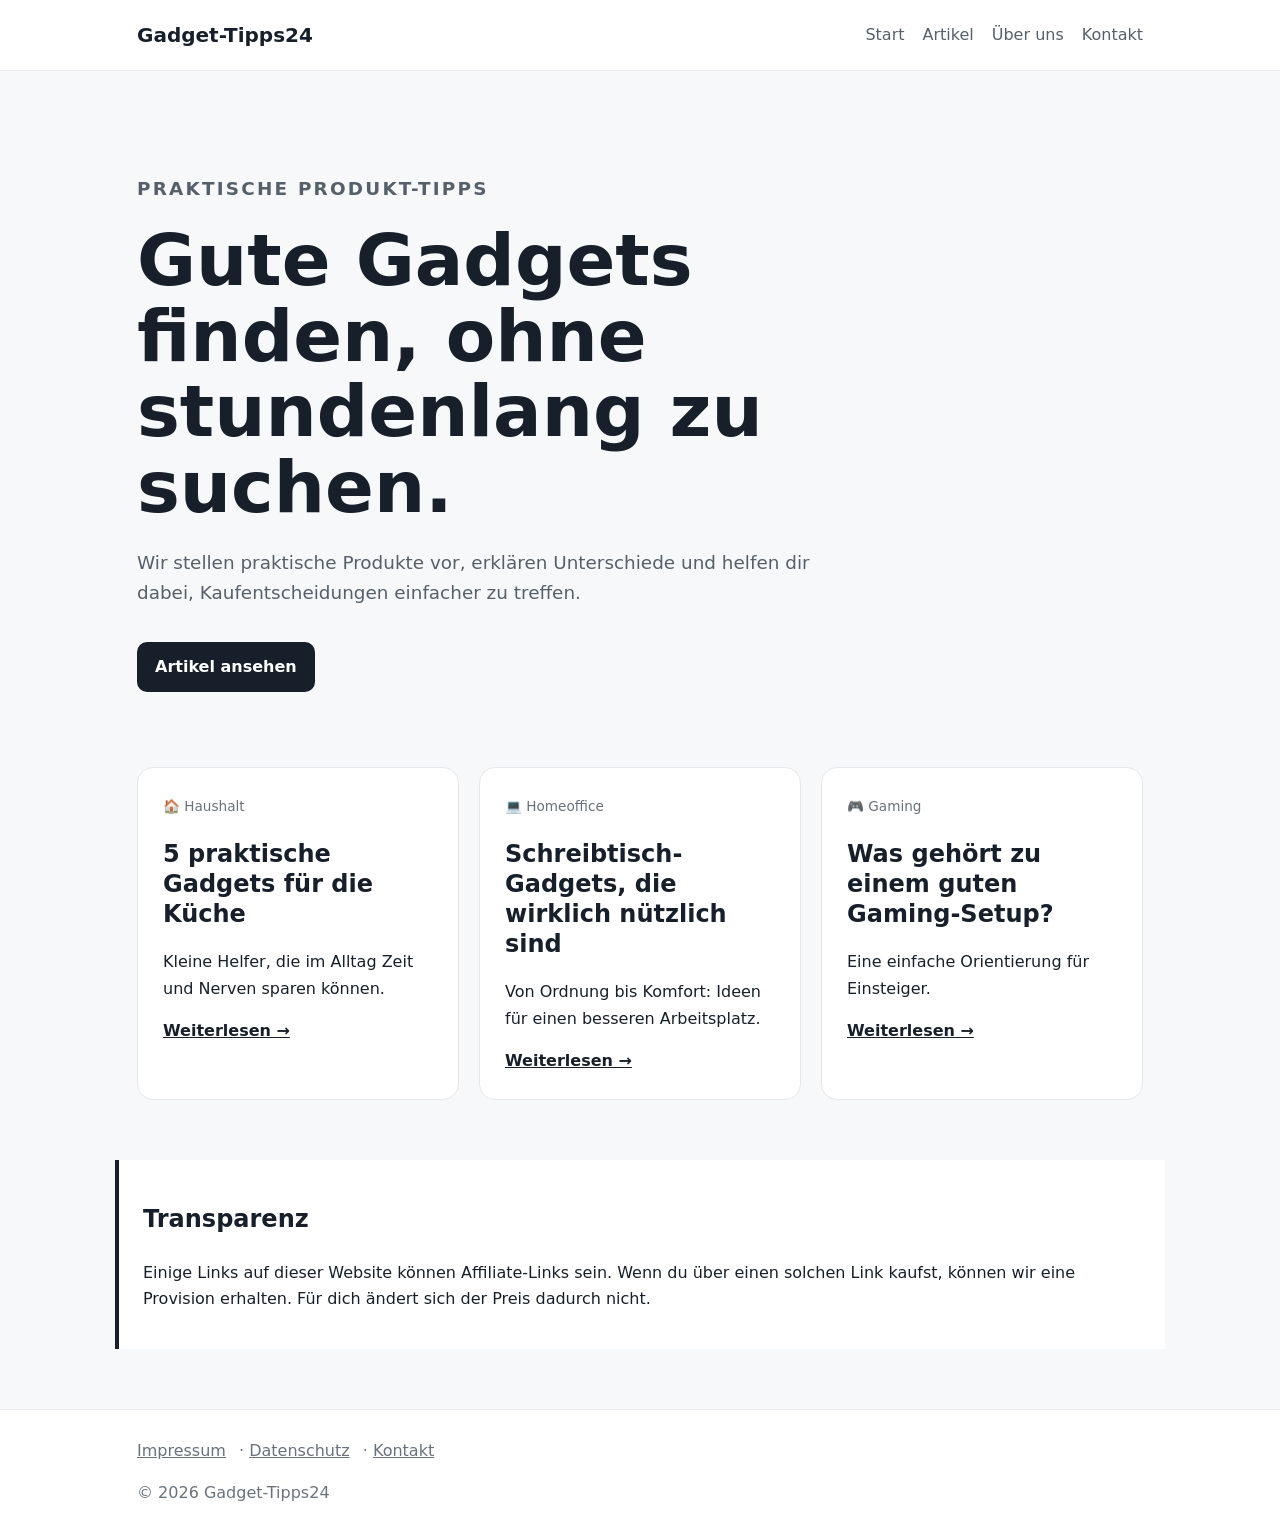
<file: index.html>
<!doctype html>
<html lang="de">
<head>
<meta charset="utf-8"><meta name="viewport" content="width=device-width,initial-scale=1">
<title>Gadget-Tipps24 – Praktische Produkte für deinen Alltag</title>
<meta name="description" content="Praktische Gadget-, Technik- und Alltags-Tipps mit verständlichen Produktvorstellungen und Kaufhilfen.">
<link rel="stylesheet" href="style.css">
</head>
<body>
<header><div class="wrap nav"><a class="logo" href="index.html">Gadget-Tipps24</a><nav><a href="index.html">Start</a><a href="artikel.html">Artikel</a><a href="ueber-uns.html">Über uns</a><a href="kontakt.html">Kontakt</a></nav></div></header>
<main>
<section class="hero wrap"><p class="eyebrow">PRAKTISCHE PRODUKT-TIPPS</p><h1>Gute Gadgets finden, ohne stundenlang zu suchen.</h1><p>Wir stellen praktische Produkte vor, erklären Unterschiede und helfen dir dabei, Kaufentscheidungen einfacher zu treffen.</p><a class="button" href="artikel.html">Artikel ansehen</a></section>
<section class="wrap grid">
<article class="card"><span>🏠 Haushalt</span><h2>5 praktische Gadgets für die Küche</h2><p>Kleine Helfer, die im Alltag Zeit und Nerven sparen können.</p><a href="artikel-kueche.html">Weiterlesen →</a></article>
<article class="card"><span>💻 Homeoffice</span><h2>Schreibtisch-Gadgets, die wirklich nützlich sind</h2><p>Von Ordnung bis Komfort: Ideen für einen besseren Arbeitsplatz.</p><a href="artikel-homeoffice.html">Weiterlesen →</a></article>
<article class="card"><span>🎮 Gaming</span><h2>Was gehört zu einem guten Gaming-Setup?</h2><p>Eine einfache Orientierung für Einsteiger.</p><a href="artikel-gaming.html">Weiterlesen →</a></article>
</section>
<section class="wrap note"><h2>Transparenz</h2><p>Einige Links auf dieser Website können Affiliate-Links sein. Wenn du über einen solchen Link kaufst, können wir eine Provision erhalten. Für dich ändert sich der Preis dadurch nicht.</p></section>
</main>
<footer><div class="wrap"><a href="impressum.html">Impressum</a> · <a href="datenschutz.html">Datenschutz</a> · <a href="kontakt.html">Kontakt</a><p>© 2026 Gadget-Tipps24</p></div></footer>
</body></html>
</file>
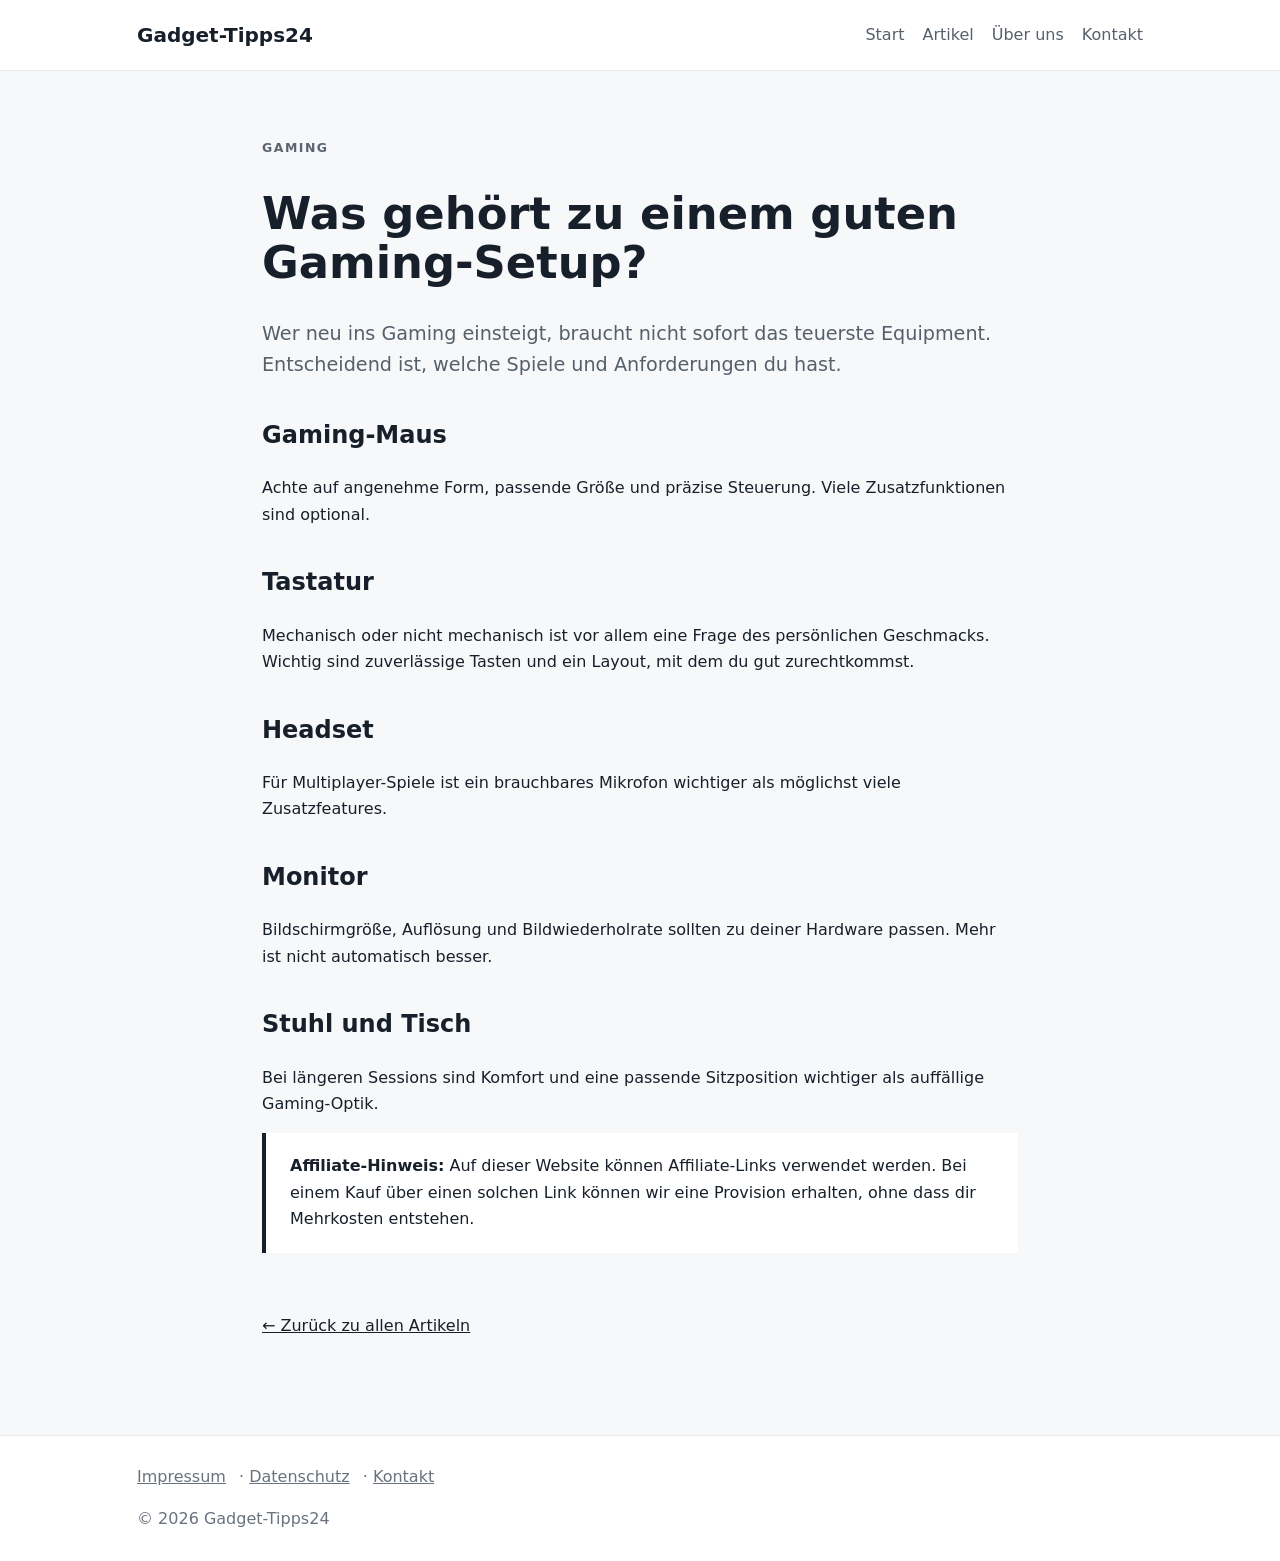
<file: artikel-gaming.html>
<!doctype html><html lang="de"><head><meta charset="utf-8"><meta name="viewport" content="width=device-width,initial-scale=1"><title>Gaming-Setup für Einsteiger – Gadget-Tipps24</title><meta name="description" content="Welche Komponenten gehören zu einem guten Gaming-Setup?"><link rel="stylesheet" href="style.css"></head><body>
<header><div class="wrap nav"><a class="logo" href="index.html">Gadget-Tipps24</a><nav><a href="index.html">Start</a><a href="artikel.html">Artikel</a><a href="ueber-uns.html">Über uns</a><a href="kontakt.html">Kontakt</a></nav></div></header>
<main class="wrap article"><p class="eyebrow">GAMING</p><h1>Was gehört zu einem guten Gaming-Setup?</h1><p class="lead">Wer neu ins Gaming einsteigt, braucht nicht sofort das teuerste Equipment. Entscheidend ist, welche Spiele und Anforderungen du hast.</p>
<h2>Gaming-Maus</h2><p>Achte auf angenehme Form, passende Größe und präzise Steuerung. Viele Zusatzfunktionen sind optional.</p>
<h2>Tastatur</h2><p>Mechanisch oder nicht mechanisch ist vor allem eine Frage des persönlichen Geschmacks. Wichtig sind zuverlässige Tasten und ein Layout, mit dem du gut zurechtkommst.</p>
<h2>Headset</h2><p>Für Multiplayer-Spiele ist ein brauchbares Mikrofon wichtiger als möglichst viele Zusatzfeatures.</p>
<h2>Monitor</h2><p>Bildschirmgröße, Auflösung und Bildwiederholrate sollten zu deiner Hardware passen. Mehr ist nicht automatisch besser.</p>
<h2>Stuhl und Tisch</h2><p>Bei längeren Sessions sind Komfort und eine passende Sitzposition wichtiger als auffällige Gaming-Optik.</p>
<div class="note"><b>Affiliate-Hinweis:</b> Auf dieser Website können Affiliate-Links verwendet werden. Bei einem Kauf über einen solchen Link können wir eine Provision erhalten, ohne dass dir Mehrkosten entstehen.</div>
<p><a href="artikel.html">← Zurück zu allen Artikeln</a></p></main>
<footer><div class="wrap"><a href="impressum.html">Impressum</a> · <a href="datenschutz.html">Datenschutz</a> · <a href="kontakt.html">Kontakt</a><p>© 2026 Gadget-Tipps24</p></div></footer></body></html>
</file>
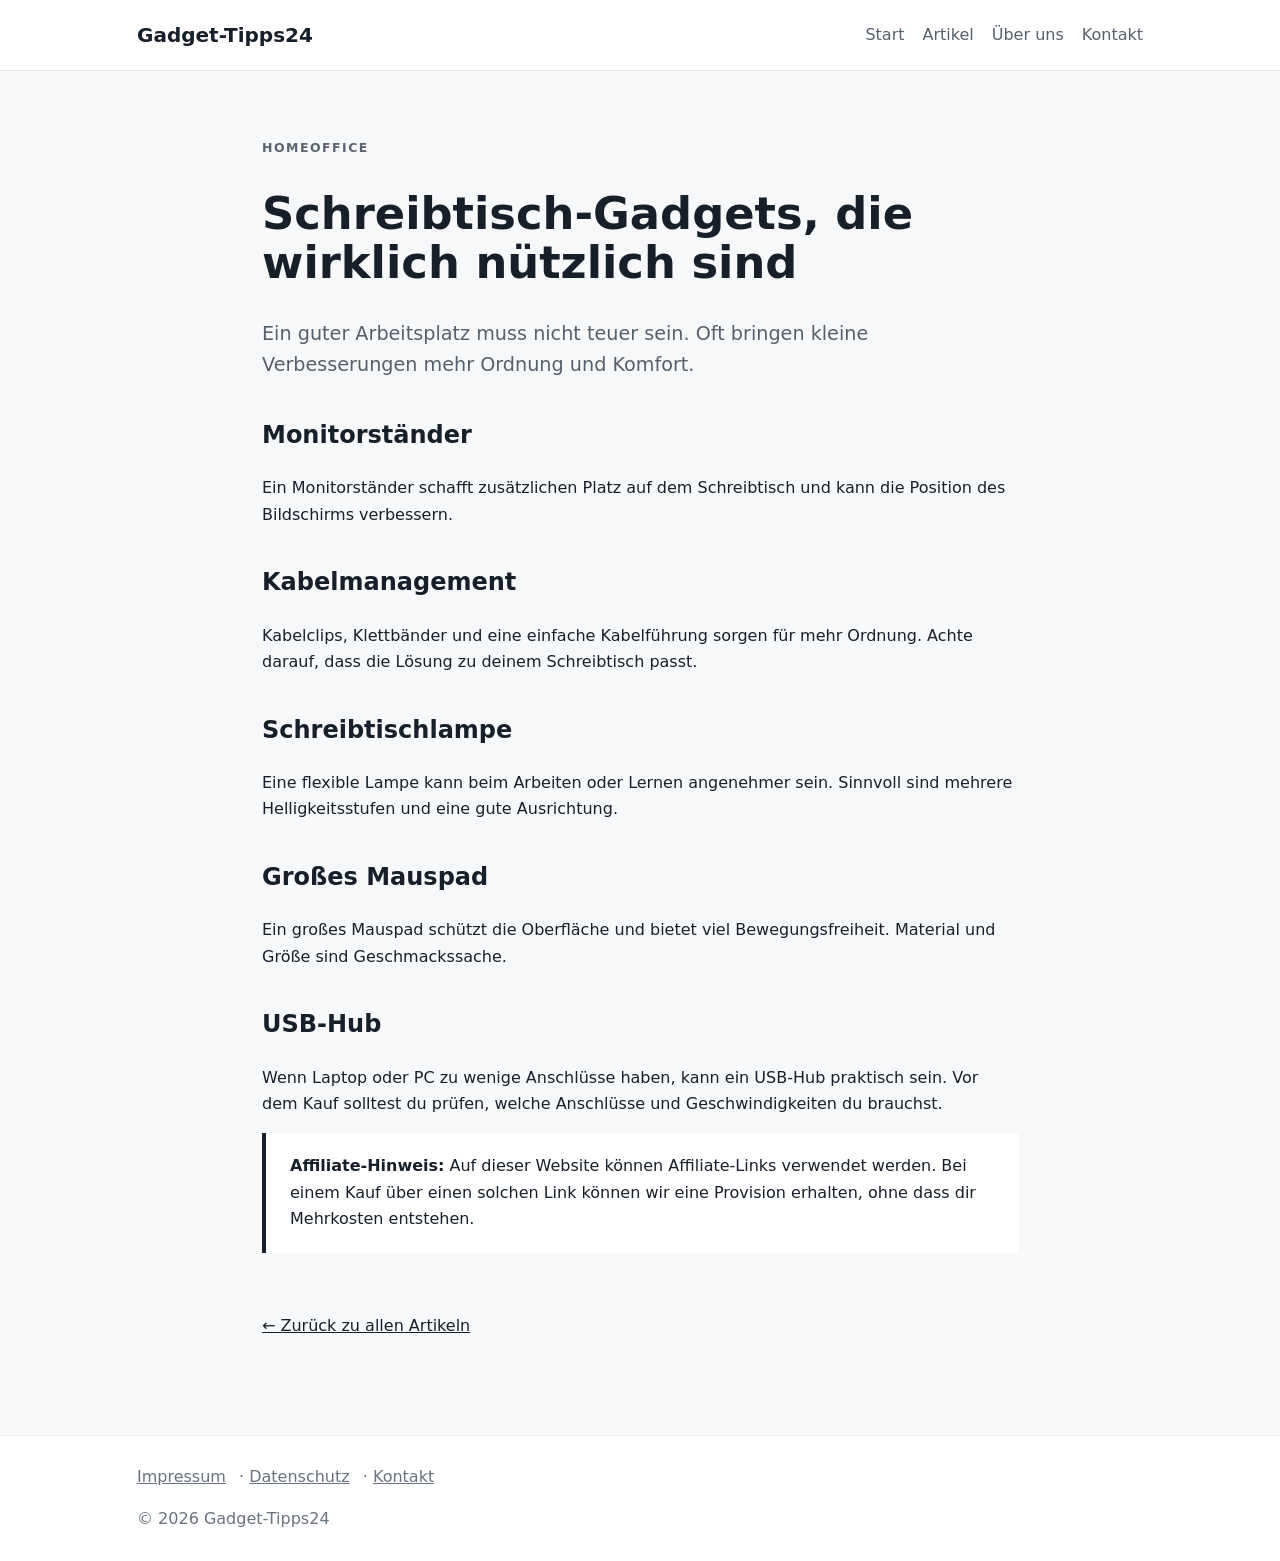
<file: artikel-homeoffice.html>
<!doctype html><html lang="de"><head><meta charset="utf-8"><meta name="viewport" content="width=device-width,initial-scale=1"><title>Schreibtisch-Gadgets – Gadget-Tipps24</title><meta name="description" content="Praktische Schreibtisch-Gadgets für Homeoffice und Lernen."><link rel="stylesheet" href="style.css"></head><body>
<header><div class="wrap nav"><a class="logo" href="index.html">Gadget-Tipps24</a><nav><a href="index.html">Start</a><a href="artikel.html">Artikel</a><a href="ueber-uns.html">Über uns</a><a href="kontakt.html">Kontakt</a></nav></div></header>
<main class="wrap article"><p class="eyebrow">HOMEOFFICE</p><h1>Schreibtisch-Gadgets, die wirklich nützlich sind</h1><p class="lead">Ein guter Arbeitsplatz muss nicht teuer sein. Oft bringen kleine Verbesserungen mehr Ordnung und Komfort.</p>
<h2>Monitorständer</h2><p>Ein Monitorständer schafft zusätzlichen Platz auf dem Schreibtisch und kann die Position des Bildschirms verbessern.</p>
<h2>Kabelmanagement</h2><p>Kabelclips, Klettbänder und eine einfache Kabelführung sorgen für mehr Ordnung. Achte darauf, dass die Lösung zu deinem Schreibtisch passt.</p>
<h2>Schreibtischlampe</h2><p>Eine flexible Lampe kann beim Arbeiten oder Lernen angenehmer sein. Sinnvoll sind mehrere Helligkeitsstufen und eine gute Ausrichtung.</p>
<h2>Großes Mauspad</h2><p>Ein großes Mauspad schützt die Oberfläche und bietet viel Bewegungsfreiheit. Material und Größe sind Geschmackssache.</p>
<h2>USB-Hub</h2><p>Wenn Laptop oder PC zu wenige Anschlüsse haben, kann ein USB-Hub praktisch sein. Vor dem Kauf solltest du prüfen, welche Anschlüsse und Geschwindigkeiten du brauchst.</p>
<div class="note"><b>Affiliate-Hinweis:</b> Auf dieser Website können Affiliate-Links verwendet werden. Bei einem Kauf über einen solchen Link können wir eine Provision erhalten, ohne dass dir Mehrkosten entstehen.</div>
<p><a href="artikel.html">← Zurück zu allen Artikeln</a></p></main>
<footer><div class="wrap"><a href="impressum.html">Impressum</a> · <a href="datenschutz.html">Datenschutz</a> · <a href="kontakt.html">Kontakt</a><p>© 2026 Gadget-Tipps24</p></div></footer></body></html>
</file>
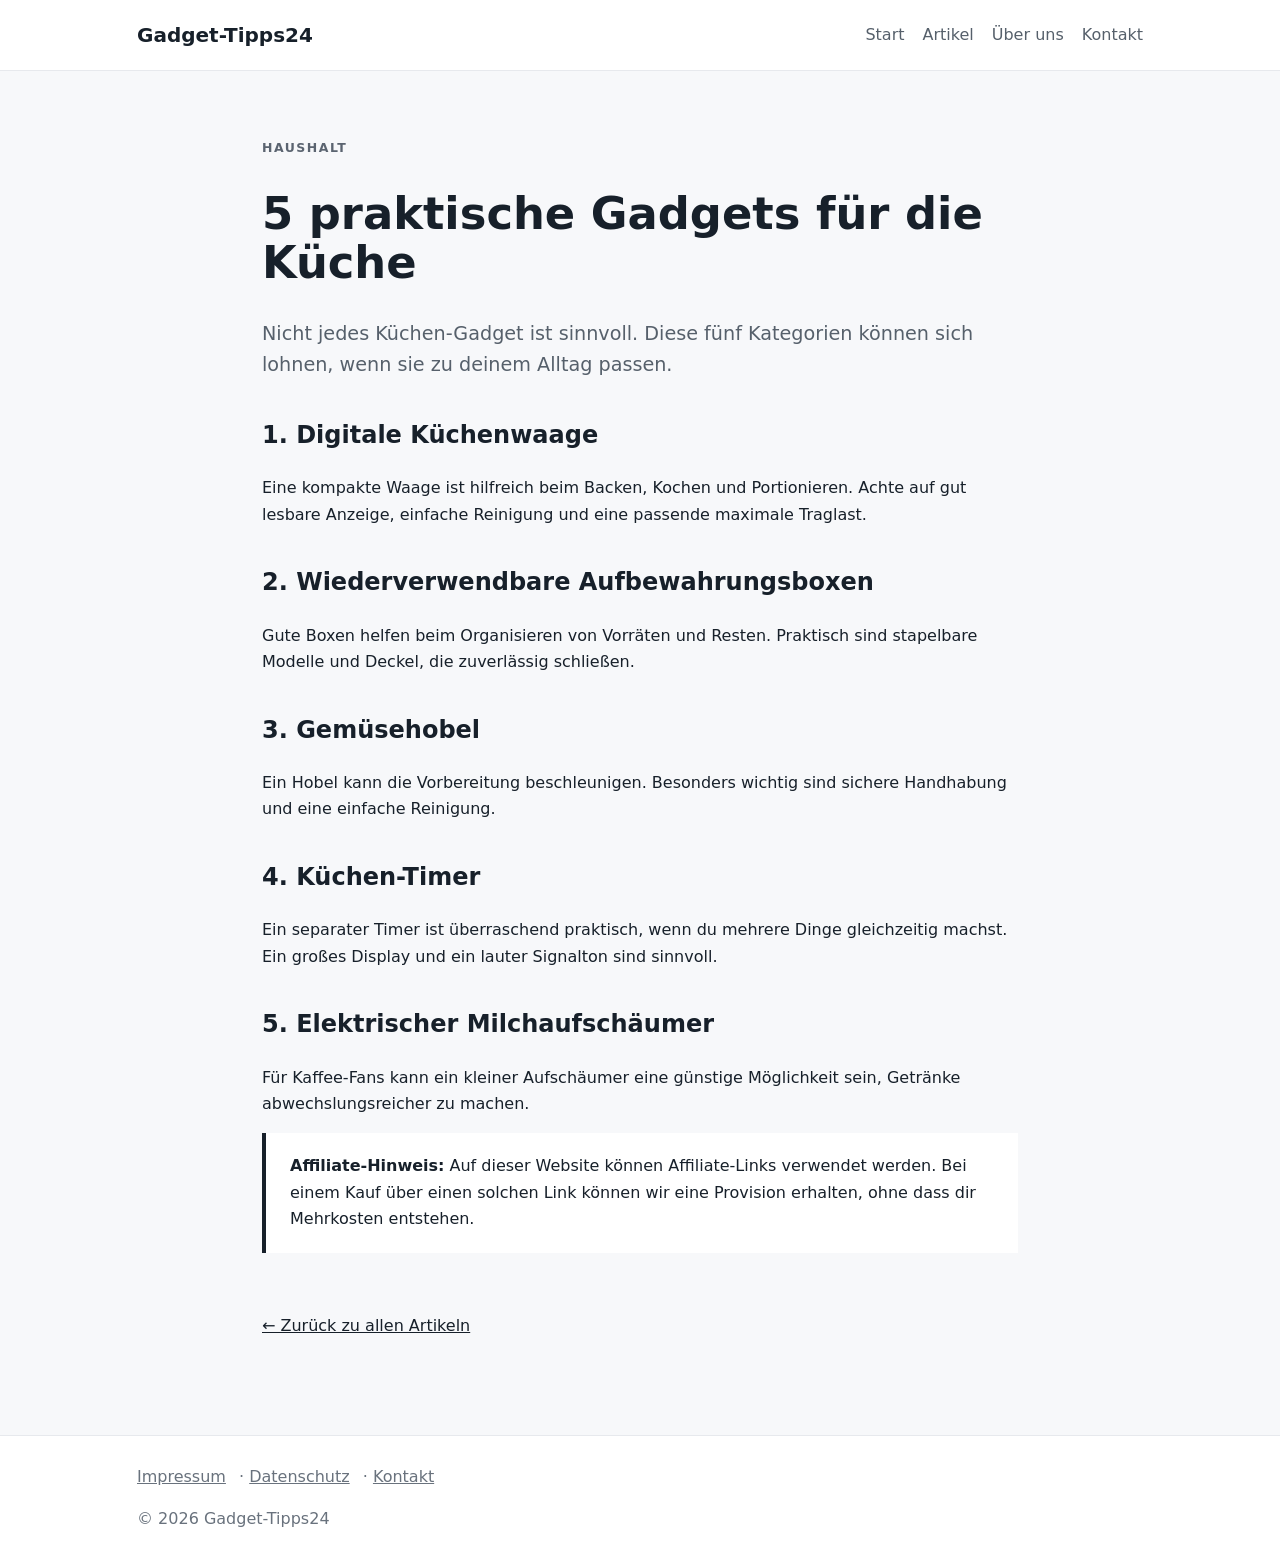
<file: artikel-kueche.html>
<!doctype html><html lang="de"><head><meta charset="utf-8"><meta name="viewport" content="width=device-width,initial-scale=1"><title>5 praktische Gadgets für die Küche – Gadget-Tipps24</title><meta name="description" content="Fünf praktische Küchen-Gadgets und worauf du beim Kauf achten solltest."><link rel="stylesheet" href="style.css"></head><body>
<header><div class="wrap nav"><a class="logo" href="index.html">Gadget-Tipps24</a><nav><a href="index.html">Start</a><a href="artikel.html">Artikel</a><a href="ueber-uns.html">Über uns</a><a href="kontakt.html">Kontakt</a></nav></div></header>
<main class="wrap article"><p class="eyebrow">HAUSHALT</p><h1>5 praktische Gadgets für die Küche</h1><p class="lead">Nicht jedes Küchen-Gadget ist sinnvoll. Diese fünf Kategorien können sich lohnen, wenn sie zu deinem Alltag passen.</p>
<h2>1. Digitale Küchenwaage</h2><p>Eine kompakte Waage ist hilfreich beim Backen, Kochen und Portionieren. Achte auf gut lesbare Anzeige, einfache Reinigung und eine passende maximale Traglast.</p>
<h2>2. Wiederverwendbare Aufbewahrungsboxen</h2><p>Gute Boxen helfen beim Organisieren von Vorräten und Resten. Praktisch sind stapelbare Modelle und Deckel, die zuverlässig schließen.</p>
<h2>3. Gemüsehobel</h2><p>Ein Hobel kann die Vorbereitung beschleunigen. Besonders wichtig sind sichere Handhabung und eine einfache Reinigung.</p>
<h2>4. Küchen-Timer</h2><p>Ein separater Timer ist überraschend praktisch, wenn du mehrere Dinge gleichzeitig machst. Ein großes Display und ein lauter Signalton sind sinnvoll.</p>
<h2>5. Elektrischer Milchaufschäumer</h2><p>Für Kaffee-Fans kann ein kleiner Aufschäumer eine günstige Möglichkeit sein, Getränke abwechslungsreicher zu machen.</p>
<div class="note"><b>Affiliate-Hinweis:</b> Auf dieser Website können Affiliate-Links verwendet werden. Bei einem Kauf über einen solchen Link können wir eine Provision erhalten, ohne dass dir Mehrkosten entstehen.</div>
<p><a href="artikel.html">← Zurück zu allen Artikeln</a></p></main>
<footer><div class="wrap"><a href="impressum.html">Impressum</a> · <a href="datenschutz.html">Datenschutz</a> · <a href="kontakt.html">Kontakt</a><p>© 2026 Gadget-Tipps24</p></div></footer></body></html>
</file>
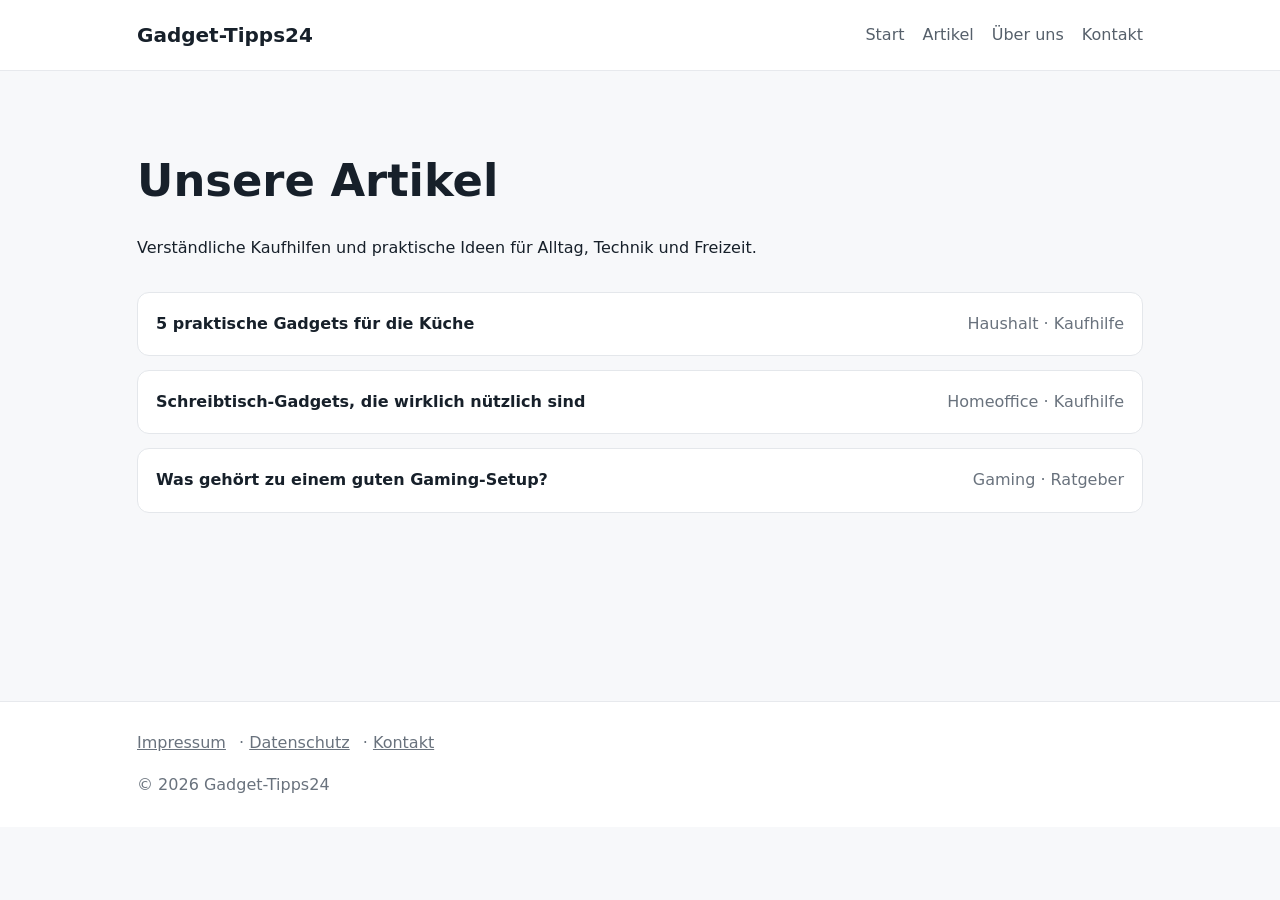
<file: artikel.html>
<!doctype html><html lang="de"><head><meta charset="utf-8"><meta name="viewport" content="width=device-width,initial-scale=1"><title>Artikel – Gadget-Tipps24</title><link rel="stylesheet" href="style.css"></head><body>
<header><div class="wrap nav"><a class="logo" href="index.html">Gadget-Tipps24</a><nav><a href="index.html">Start</a><a href="artikel.html">Artikel</a><a href="ueber-uns.html">Über uns</a><a href="kontakt.html">Kontakt</a></nav></div></header>
<main class="wrap page"><h1>Unsere Artikel</h1><p>Verständliche Kaufhilfen und praktische Ideen für Alltag, Technik und Freizeit.</p>
<div class="list"><a href="artikel-kueche.html"><b>5 praktische Gadgets für die Küche</b><span>Haushalt · Kaufhilfe</span></a><a href="artikel-homeoffice.html"><b>Schreibtisch-Gadgets, die wirklich nützlich sind</b><span>Homeoffice · Kaufhilfe</span></a><a href="artikel-gaming.html"><b>Was gehört zu einem guten Gaming-Setup?</b><span>Gaming · Ratgeber</span></a></div></main>
<footer><div class="wrap"><a href="impressum.html">Impressum</a> · <a href="datenschutz.html">Datenschutz</a> · <a href="kontakt.html">Kontakt</a><p>© 2026 Gadget-Tipps24</p></div></footer></body></html>
</file>
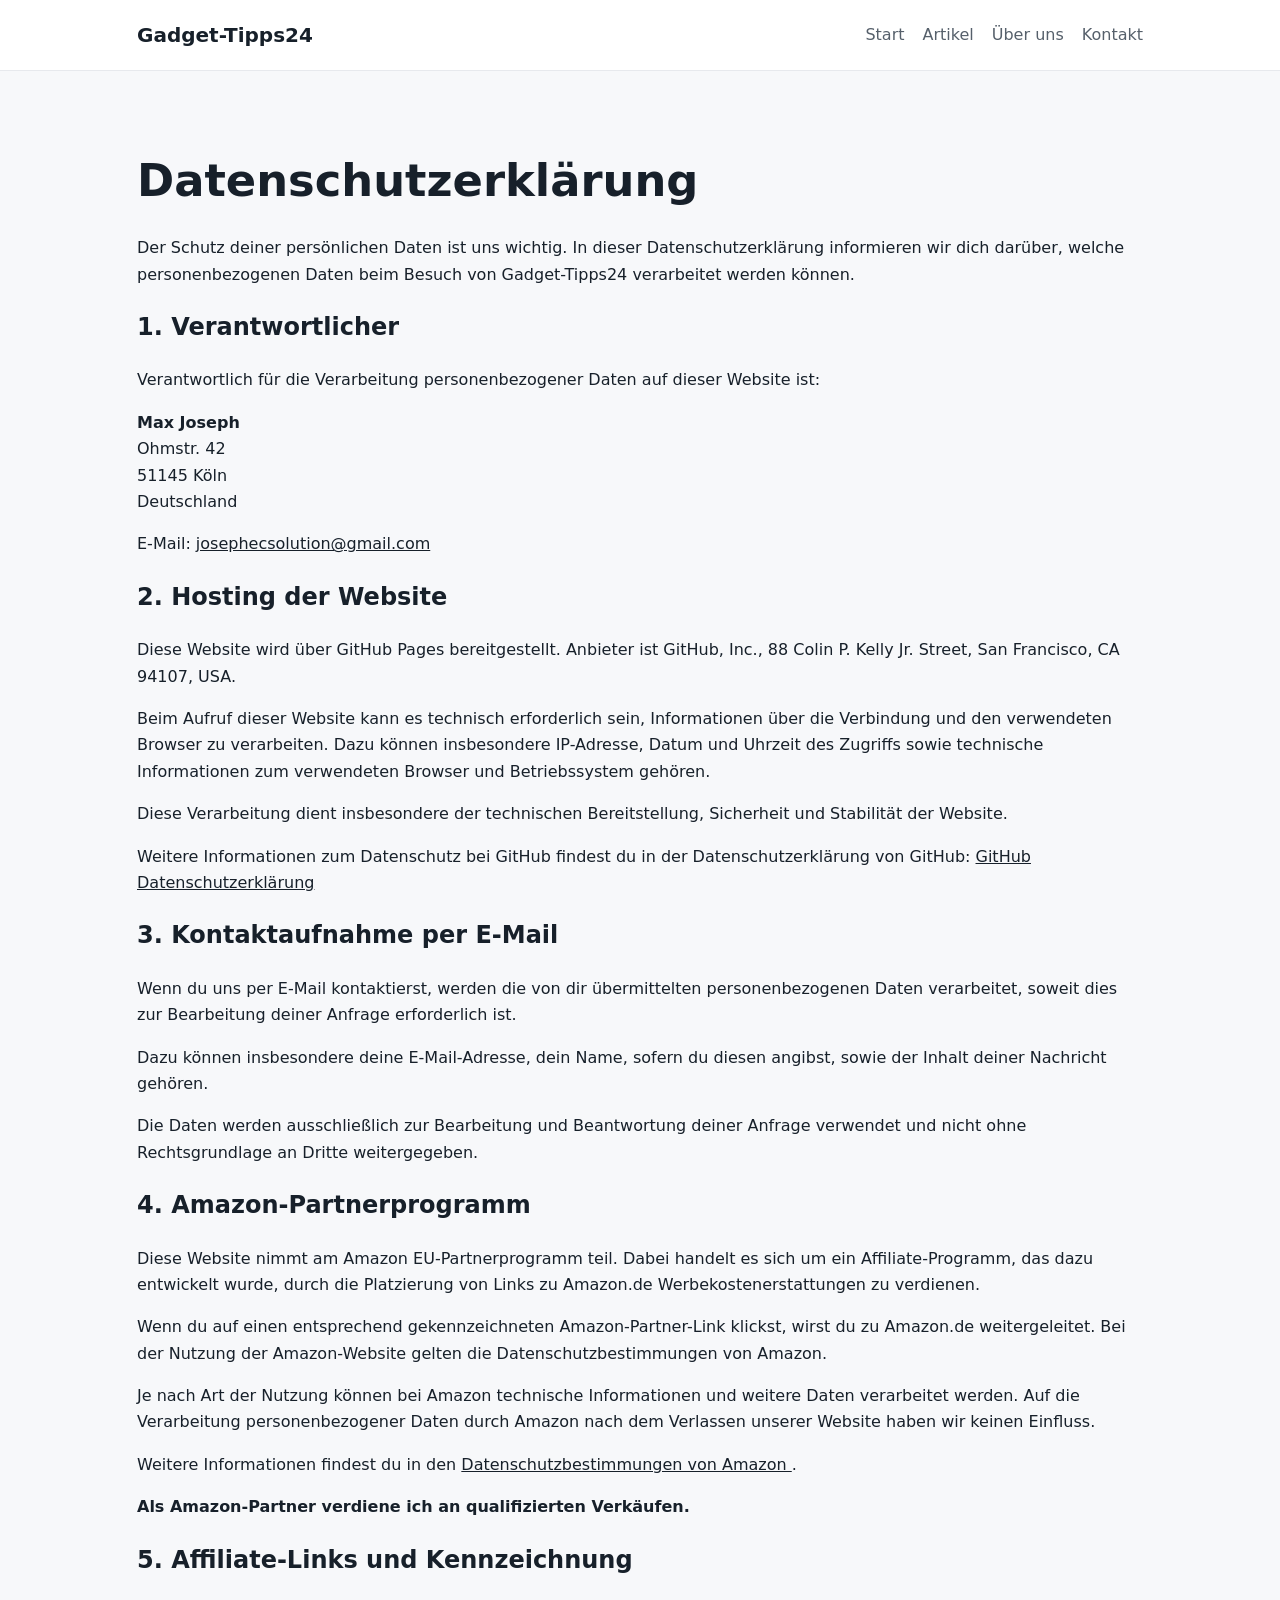
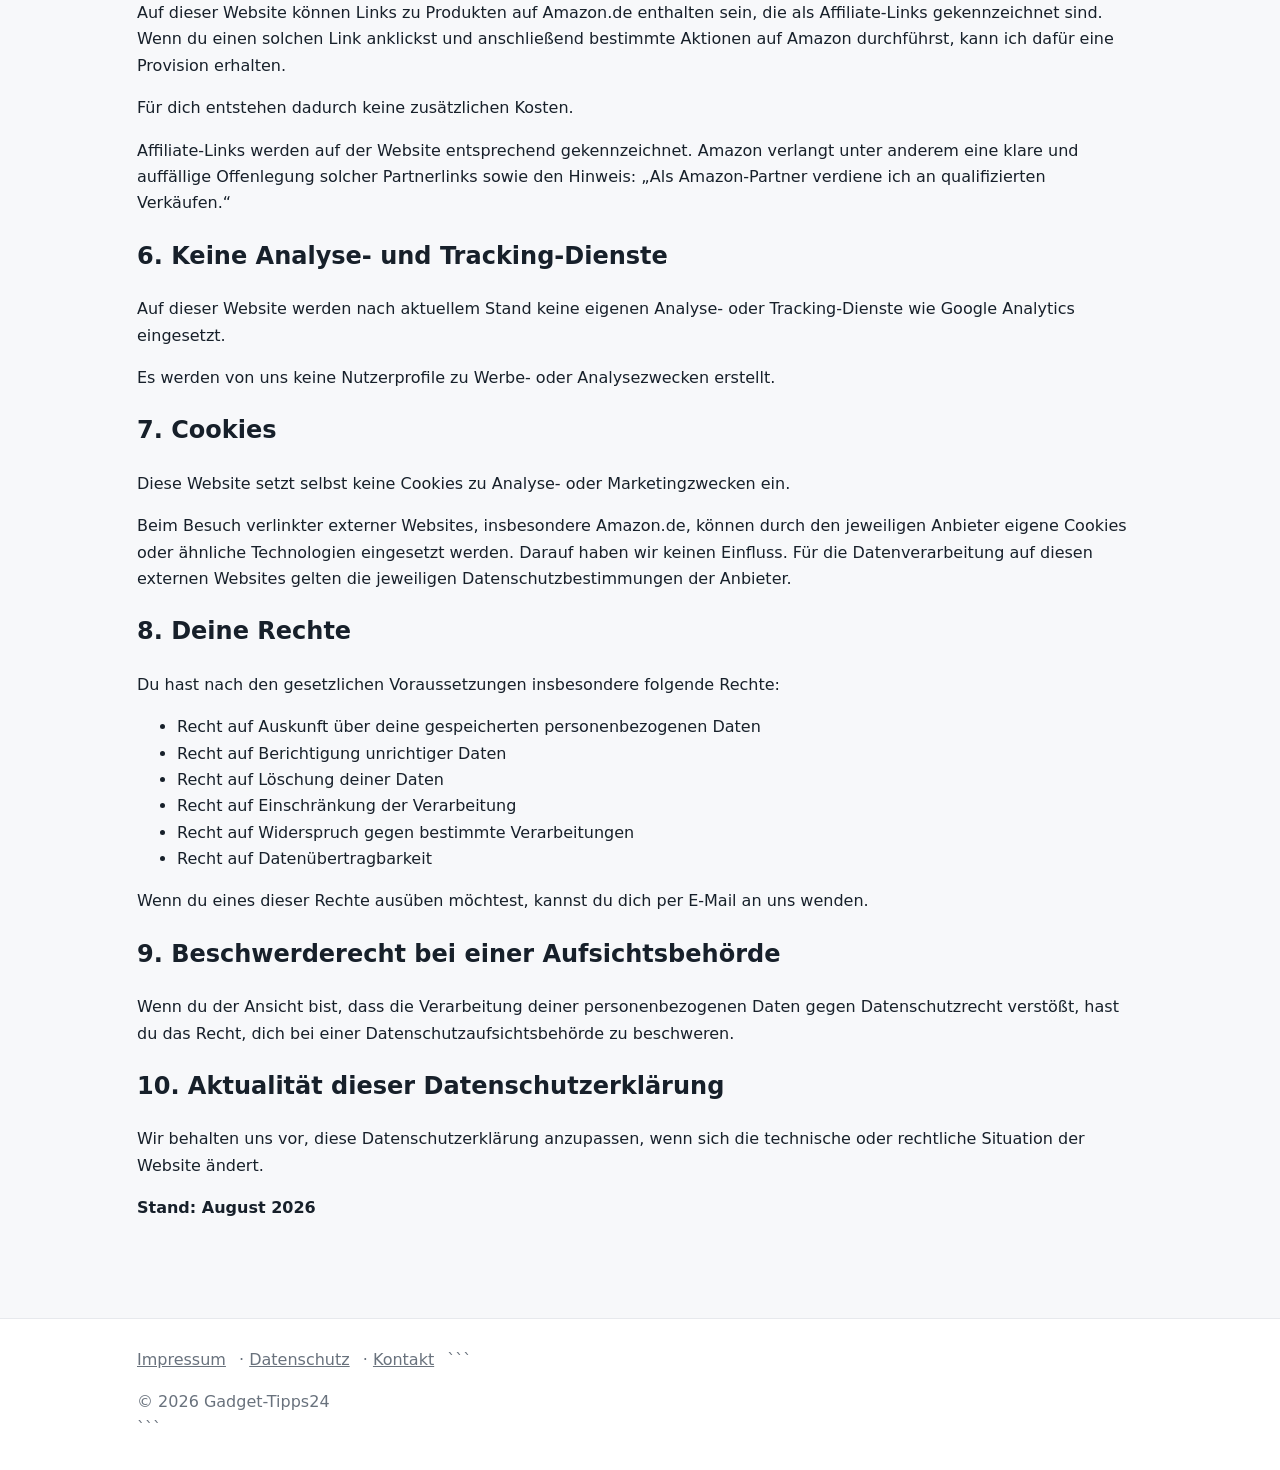
<file: datenschutz.html>
<!doctype html>

<html lang="de">
<head>
  <meta charset="utf-8">
  <meta name="viewport" content="width=device-width,initial-scale=1">
  <title>Datenschutz – Gadget-Tipps24</title>
  <link rel="stylesheet" href="style.css">
</head>

<body>

<header>
  <div class="wrap nav">
    <a class="logo" href="index.html">Gadget-Tipps24</a>
    <nav>
      <a href="index.html">Start</a>
      <a href="artikel.html">Artikel</a>
      <a href="ueber-uns.html">Über uns</a>
      <a href="kontakt.html">Kontakt</a>
    </nav>
  </div>
</header>

<main class="wrap page">

  <h1>Datenschutzerklärung</h1>

  <p>
    Der Schutz deiner persönlichen Daten ist uns wichtig. In dieser
    Datenschutzerklärung informieren wir dich darüber, welche
    personenbezogenen Daten beim Besuch von Gadget-Tipps24 verarbeitet
    werden können.
  </p>

  <h2>1. Verantwortlicher</h2>

  <p>
    Verantwortlich für die Verarbeitung personenbezogener Daten auf dieser
    Website ist:
  </p>

  <p>
    <strong>Max Joseph</strong><br>
    Ohmstr. 42<br>
    51145 Köln<br>
    Deutschland
  </p>

  <p>
    E-Mail:
    <a href="mailto:josephecsolution@gmail.com">josephecsolution@gmail.com</a>
  </p>

  <h2>2. Hosting der Website</h2>

  <p>
    Diese Website wird über GitHub Pages bereitgestellt. Anbieter ist
    GitHub, Inc., 88 Colin P. Kelly Jr. Street, San Francisco, CA 94107,
    USA.
  </p>

  <p>
    Beim Aufruf dieser Website kann es technisch erforderlich sein,
    Informationen über die Verbindung und den verwendeten Browser zu
    verarbeiten. Dazu können insbesondere IP-Adresse, Datum und Uhrzeit
    des Zugriffs sowie technische Informationen zum verwendeten Browser
    und Betriebssystem gehören.
  </p>

  <p>
    Diese Verarbeitung dient insbesondere der technischen Bereitstellung,
    Sicherheit und Stabilität der Website.
  </p>

  <p>
    Weitere Informationen zum Datenschutz bei GitHub findest du in der
    Datenschutzerklärung von GitHub:
    <a href="https://docs.github.com/de/site-policy/privacy-policies/github-general-privacy-statement"
       target="_blank"
       rel="noopener noreferrer">
      GitHub Datenschutzerklärung
    </a>
  </p>

  <h2>3. Kontaktaufnahme per E-Mail</h2>

  <p>
    Wenn du uns per E-Mail kontaktierst, werden die von dir übermittelten
    personenbezogenen Daten verarbeitet, soweit dies zur Bearbeitung deiner
    Anfrage erforderlich ist.
  </p>

  <p>
    Dazu können insbesondere deine E-Mail-Adresse, dein Name, sofern du
    diesen angibst, sowie der Inhalt deiner Nachricht gehören.
  </p>

  <p>
    Die Daten werden ausschließlich zur Bearbeitung und Beantwortung deiner
    Anfrage verwendet und nicht ohne Rechtsgrundlage an Dritte weitergegeben.
  </p>

  <h2>4. Amazon-Partnerprogramm</h2>

  <p>
    Diese Website nimmt am Amazon EU-Partnerprogramm teil. Dabei handelt es
    sich um ein Affiliate-Programm, das dazu entwickelt wurde, durch die
    Platzierung von Links zu Amazon.de Werbekostenerstattungen zu verdienen.
  </p>

  <p>
    Wenn du auf einen entsprechend gekennzeichneten Amazon-Partner-Link
    klickst, wirst du zu Amazon.de weitergeleitet. Bei der Nutzung der
    Amazon-Website gelten die Datenschutzbestimmungen von Amazon.
  </p>

  <p>
    Je nach Art der Nutzung können bei Amazon technische Informationen und
    weitere Daten verarbeitet werden. Auf die Verarbeitung personenbezogener
    Daten durch Amazon nach dem Verlassen unserer Website haben wir keinen
    Einfluss.
  </p>

  <p>
    Weitere Informationen findest du in den
    <a href="https://www.amazon.de/gp/help/customer/display.html?nodeId=GX7NJQ4ZB8MHFRNJ"
       target="_blank"
       rel="noopener noreferrer">
      Datenschutzbestimmungen von Amazon
    </a>.
  </p>

  <p>
    <strong>
      Als Amazon-Partner verdiene ich an qualifizierten Verkäufen.
    </strong>
  </p>

  <h2>5. Affiliate-Links und Kennzeichnung</h2>

  <p>
    Auf dieser Website können Links zu Produkten auf Amazon.de enthalten
    sein, die als Affiliate-Links gekennzeichnet sind. Wenn du einen solchen
    Link anklickst und anschließend bestimmte Aktionen auf Amazon durchführst,
    kann ich dafür eine Provision erhalten.
  </p>

  <p>
    Für dich entstehen dadurch keine zusätzlichen Kosten.
  </p>

  <p>
    Affiliate-Links werden auf der Website entsprechend gekennzeichnet.
    Amazon verlangt unter anderem eine klare und auffällige Offenlegung
    solcher Partnerlinks sowie den Hinweis:
    „Als Amazon-Partner verdiene ich an qualifizierten Verkäufen.“
  </p>

  <h2>6. Keine Analyse- und Tracking-Dienste</h2>

  <p>
    Auf dieser Website werden nach aktuellem Stand keine eigenen
    Analyse- oder Tracking-Dienste wie Google Analytics eingesetzt.
  </p>

  <p>
    Es werden von uns keine Nutzerprofile zu Werbe- oder Analysezwecken
    erstellt.
  </p>

  <h2>7. Cookies</h2>

  <p>
    Diese Website setzt selbst keine Cookies zu Analyse- oder
    Marketingzwecken ein.
  </p>

  <p>
    Beim Besuch verlinkter externer Websites, insbesondere Amazon.de,
    können durch den jeweiligen Anbieter eigene Cookies oder ähnliche
    Technologien eingesetzt werden. Darauf haben wir keinen Einfluss.
    Für die Datenverarbeitung auf diesen externen Websites gelten die
    jeweiligen Datenschutzbestimmungen der Anbieter.
  </p>

  <h2>8. Deine Rechte</h2>

  <p>
    Du hast nach den gesetzlichen Voraussetzungen insbesondere folgende
    Rechte:
  </p>

  <ul>
    <li>Recht auf Auskunft über deine gespeicherten personenbezogenen Daten</li>
    <li>Recht auf Berichtigung unrichtiger Daten</li>
    <li>Recht auf Löschung deiner Daten</li>
    <li>Recht auf Einschränkung der Verarbeitung</li>
    <li>Recht auf Widerspruch gegen bestimmte Verarbeitungen</li>
    <li>Recht auf Datenübertragbarkeit</li>
  </ul>

  <p>
    Wenn du eines dieser Rechte ausüben möchtest, kannst du dich per
    E-Mail an uns wenden.
  </p>

  <h2>9. Beschwerderecht bei einer Aufsichtsbehörde</h2>

  <p>
    Wenn du der Ansicht bist, dass die Verarbeitung deiner
    personenbezogenen Daten gegen Datenschutzrecht verstößt, hast du das
    Recht, dich bei einer Datenschutzaufsichtsbehörde zu beschweren.
  </p>

  <h2>10. Aktualität dieser Datenschutzerklärung</h2>

  <p>
    Wir behalten uns vor, diese Datenschutzerklärung anzupassen, wenn sich
    die technische oder rechtliche Situation der Website ändert.
  </p>

  <p>
    <strong>Stand: August 2026</strong>
  </p>

</main>

<footer>
  <div class="wrap">
    <a href="impressum.html">Impressum</a> ·
    <a href="datenschutz.html">Datenschutz</a> ·
    <a href="kontakt.html">Kontakt</a>

```
<p>© 2026 Gadget-Tipps24</p>
```

  </div>
</footer>

</body>
</html>
</file>
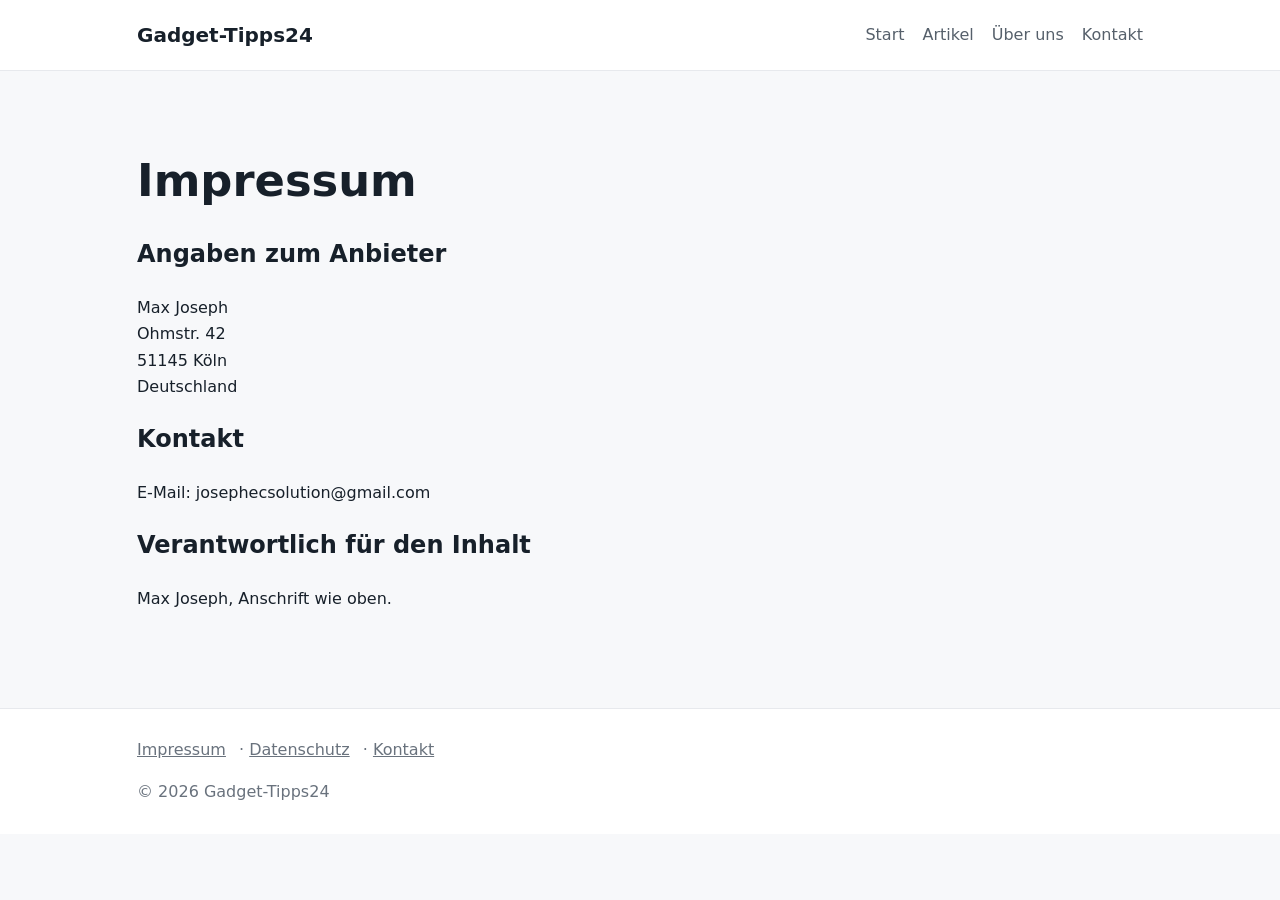
<file: impressum.html>
<!doctype html><html lang="de"><head><meta charset="utf-8"><meta name="viewport" content="width=device-width,initial-scale=1"><title>Impressum – Gadget-Tipps24</title><link rel="stylesheet" href="style.css"></head><body>
<header><div class="wrap nav"><a class="logo" href="index.html">Gadget-Tipps24</a><nav><a href="index.html">Start</a><a href="artikel.html">Artikel</a><a href="ueber-uns.html">Über uns</a><a href="kontakt.html">Kontakt</a></nav></div></header>
<main class="wrap page"><h1>Impressum</h1>
<h2>Angaben zum Anbieter</h2><p>Max Joseph<br>Ohmstr. 42<br> 51145 Köln<br> Deutschland</p><h2>Kontakt</h2><p>E-Mail: josephecsolution@gmail.com</p><h2>Verantwortlich für den Inhalt</h2><p>Max Joseph, Anschrift wie oben.</p></main>
<footer><div class="wrap"><a href="impressum.html">Impressum</a> · <a href="datenschutz.html">Datenschutz</a> · <a href="kontakt.html">Kontakt</a><p>© 2026 Gadget-Tipps24</p></div></footer></body></html>
</file>
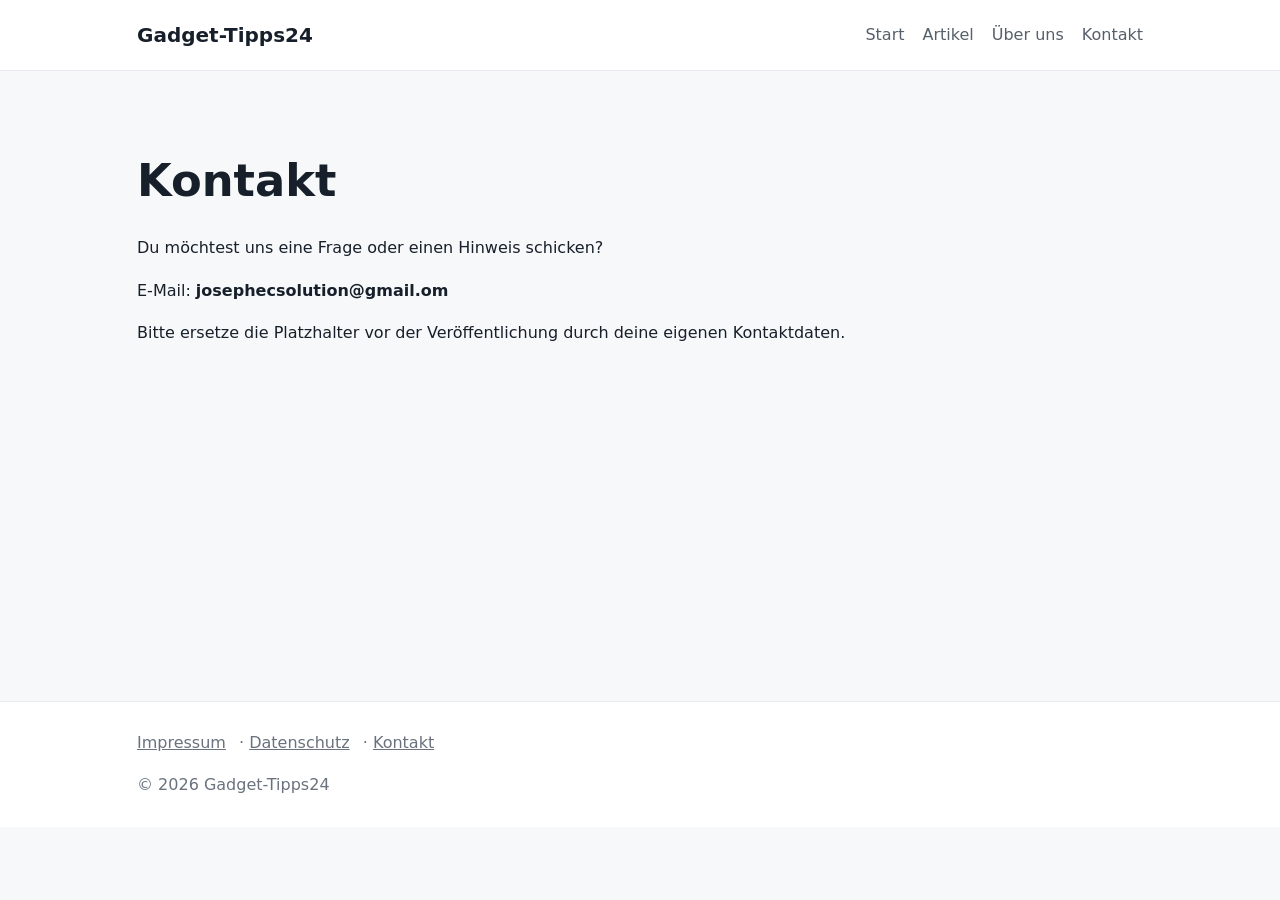
<file: kontakt.html>
<!doctype html><html lang="de"><head><meta charset="utf-8"><meta name="viewport" content="width=device-width,initial-scale=1"><title>Kontakt – Gadget-Tipps24</title><link rel="stylesheet" href="style.css"></head><body>
<header><div class="wrap nav"><a class="logo" href="index.html">Gadget-Tipps24</a><nav><a href="index.html">Start</a><a href="artikel.html">Artikel</a><a href="ueber-uns.html">Über uns</a><a href="kontakt.html">Kontakt</a></nav></div></header>
<main class="wrap page"><h1>Kontakt</h1><p>Du möchtest uns eine Frage oder einen Hinweis schicken?</p><p>E-Mail: <strong>josephecsolution@gmail.om</strong></p><p>Bitte ersetze die Platzhalter vor der Veröffentlichung durch deine eigenen Kontaktdaten.</p></main>
<footer><div class="wrap"><a href="impressum.html">Impressum</a> · <a href="datenschutz.html">Datenschutz</a> · <a href="kontakt.html">Kontakt</a><p>© 2026 Gadget-Tipps24</p></div></footer></body></html>
</file>
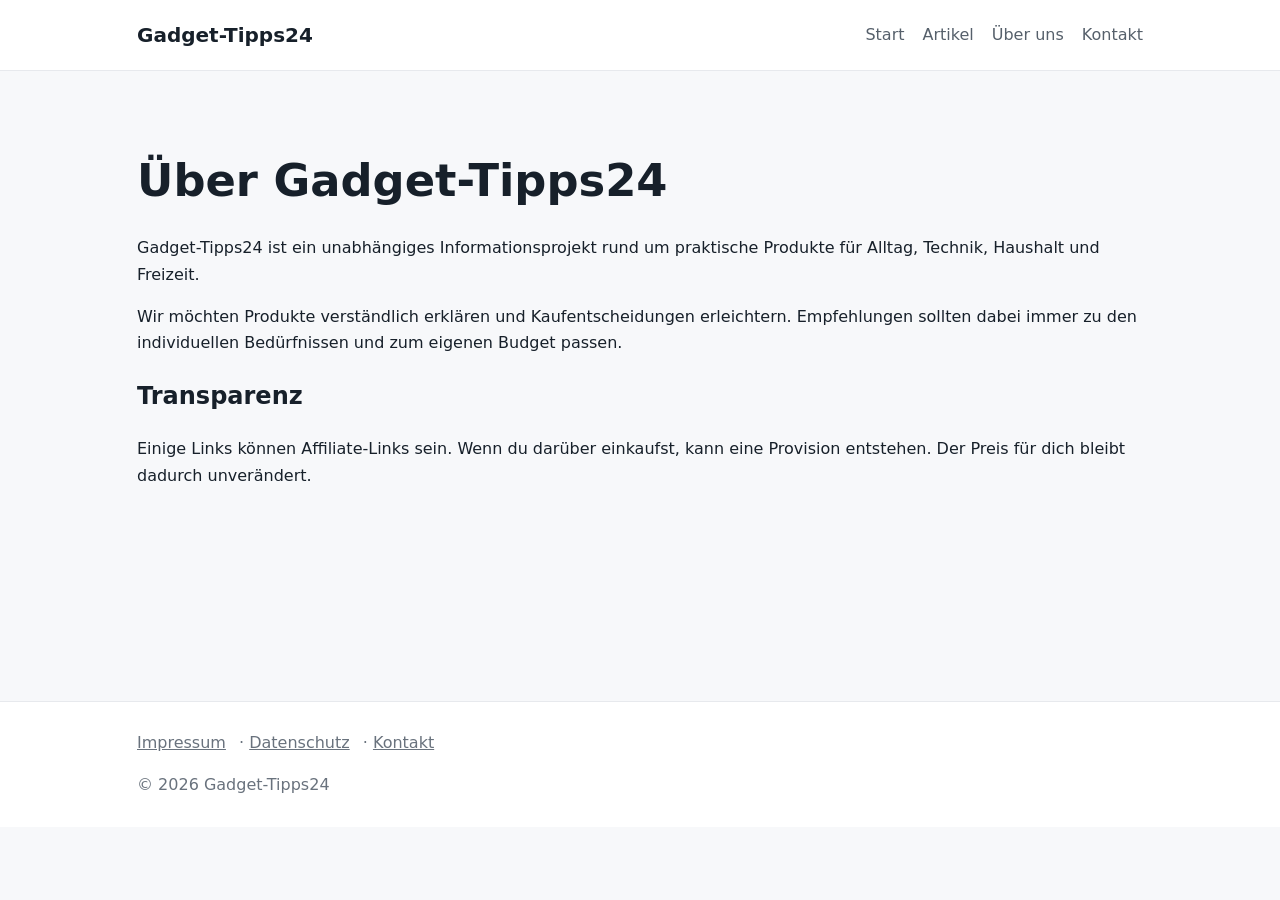
<file: ueber-uns.html>
<!doctype html><html lang="de"><head><meta charset="utf-8"><meta name="viewport" content="width=device-width,initial-scale=1"><title>Über uns – Gadget-Tipps24</title><link rel="stylesheet" href="style.css"></head><body>
<header><div class="wrap nav"><a class="logo" href="index.html">Gadget-Tipps24</a><nav><a href="index.html">Start</a><a href="artikel.html">Artikel</a><a href="ueber-uns.html">Über uns</a><a href="kontakt.html">Kontakt</a></nav></div></header>
<main class="wrap page"><h1>Über Gadget-Tipps24</h1><p>Gadget-Tipps24 ist ein unabhängiges Informationsprojekt rund um praktische Produkte für Alltag, Technik, Haushalt und Freizeit.</p><p>Wir möchten Produkte verständlich erklären und Kaufentscheidungen erleichtern. Empfehlungen sollten dabei immer zu den individuellen Bedürfnissen und zum eigenen Budget passen.</p><h2>Transparenz</h2><p>Einige Links können Affiliate-Links sein. Wenn du darüber einkaufst, kann eine Provision entstehen. Der Preis für dich bleibt dadurch unverändert.</p></main>
<footer><div class="wrap"><a href="impressum.html">Impressum</a> · <a href="datenschutz.html">Datenschutz</a> · <a href="kontakt.html">Kontakt</a><p>© 2026 Gadget-Tipps24</p></div></footer></body></html>
</file>
<file: style.css>
*{box-sizing:border-box}body{margin:0;font-family:system-ui,-apple-system,Segoe UI,Roboto,sans-serif;line-height:1.65;color:#17202a;background:#f7f8fa}a{color:inherit}header{background:#fff;border-bottom:1px solid #e7e9ed}.wrap{max-width:1050px;margin:auto;padding:0 22px}.nav{min-height:70px;display:flex;align-items:center;justify-content:space-between;gap:20px}.logo{font-size:1.25rem;font-weight:800;text-decoration:none}nav{display:flex;gap:18px;flex-wrap:wrap}nav a{text-decoration:none;color:#56606b}.hero{padding-top:85px;padding-bottom:75px}.eyebrow{font-size:.78rem;font-weight:800;letter-spacing:.12em;color:#5b6470}.hero h1{font-size:clamp(2.3rem,6vw,4.5rem);line-height:1.05;max-width:800px;margin:10px 0 22px}.hero p{max-width:700px;font-size:1.15rem;color:#56606b}.button{display:inline-block;margin-top:15px;padding:12px 18px;border-radius:10px;background:#17202a;color:white;text-decoration:none;font-weight:700}.grid{display:grid;grid-template-columns:repeat(3,1fr);gap:20px;padding-bottom:60px}.card{background:#fff;border:1px solid #e4e7eb;border-radius:16px;padding:25px}.card span{font-size:.85rem;color:#68717c}.card h2{line-height:1.25}.card a{font-weight:700}.note{background:#fff;border-left:4px solid #17202a;padding:20px 24px;margin-bottom:60px}.page,.article{padding-top:55px;padding-bottom:80px;min-height:70vh}.page h1,.article h1{font-size:2.8rem;line-height:1.1}.article{max-width:800px}.article .lead{font-size:1.2rem;color:#56606b}.article h2{margin-top:35px}.list{display:grid;gap:14px;margin-top:30px}.list a{background:#fff;border:1px solid #e4e7eb;border-radius:12px;padding:18px;text-decoration:none;display:flex;justify-content:space-between;gap:15px}.list span{color:#69727d}.warning{background:#fff3cd;border:1px solid #ead68a;border-radius:10px;padding:16px;margin:20px 0}footer{background:#fff;border-top:1px solid #e7e9ed;padding:28px 0;color:#69727d}footer a{margin-right:8px}footer p{margin-bottom:0}@media(max-width:750px){.nav{align-items:flex-start;padding-top:18px;padding-bottom:18px;flex-direction:column}.grid{grid-template-columns:1fr}.list a{flex-direction:column}.hero{padding-top:55px}}
</file>
